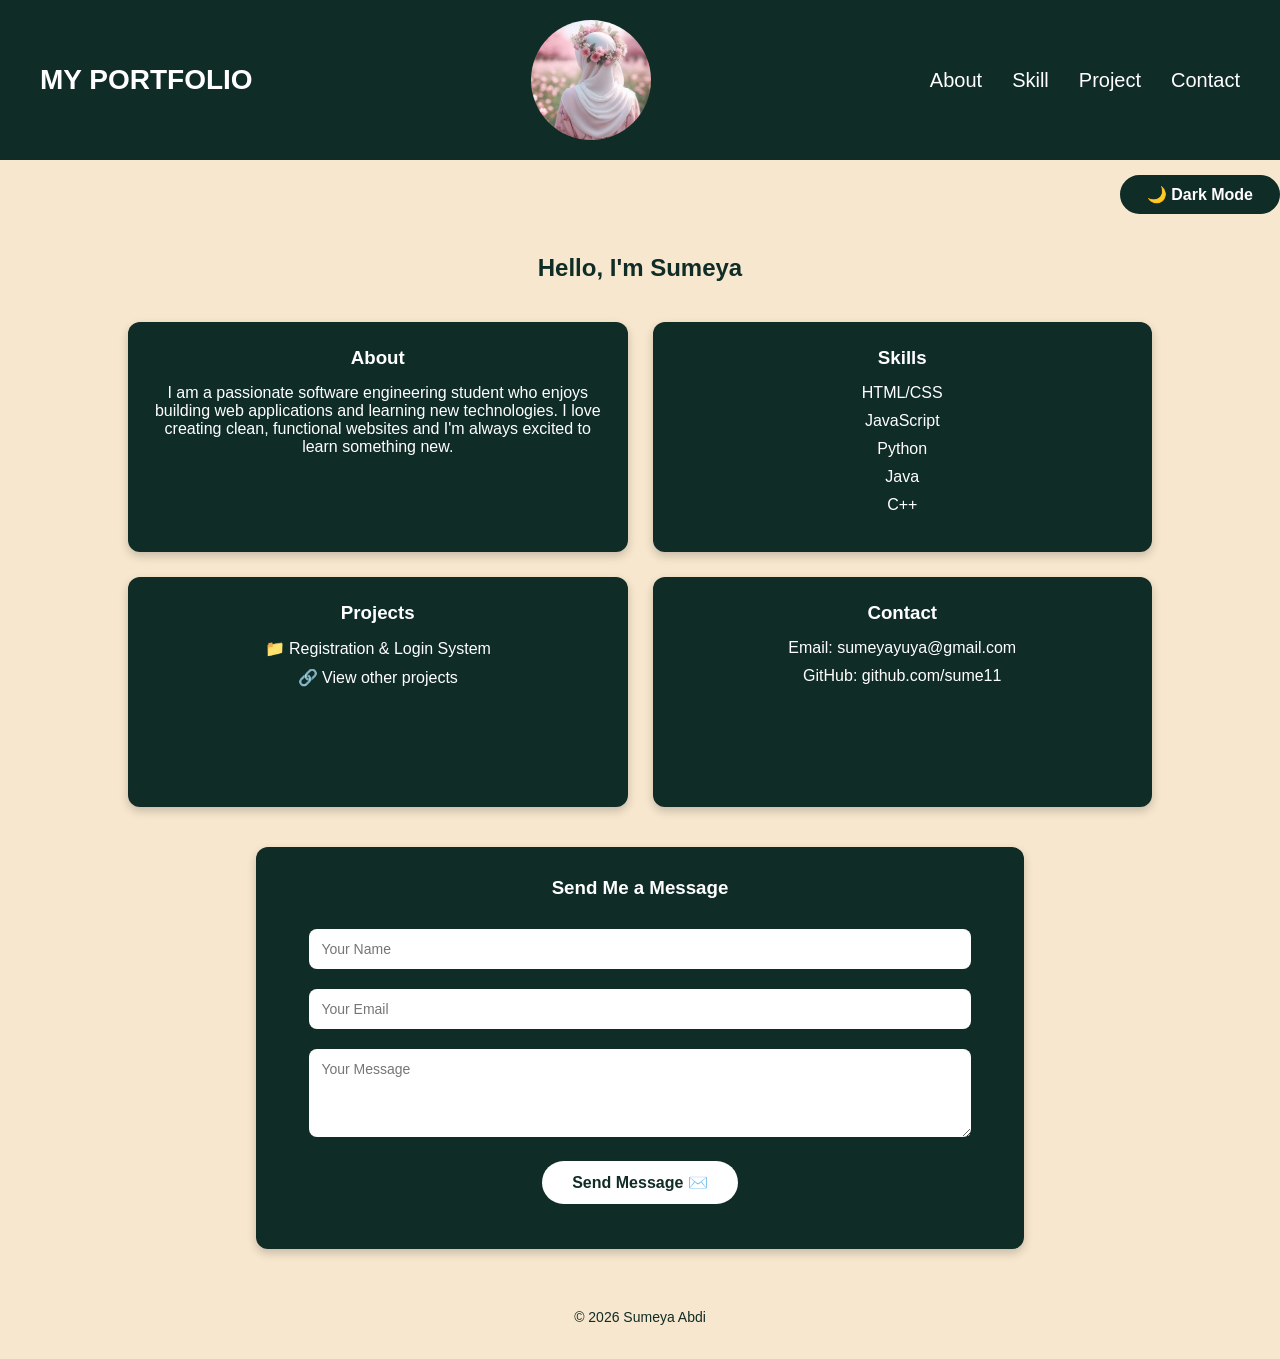
<file: index.html>
<!DOCTYPE html>
<html lang="en">
<head>
  <meta charset="UTF-8">
  <meta name="viewport" content="width=device-width, initial-scale=1.0">
  <title>Sumeya's Portfolio</title>
  <link rel="stylesheet" href="styles.css">
</head>

<body>
  <header class="upper">
    <h1>MY PORTFOLIO</h1>
    <img src="profile.jpg" alt="Sumeya's profile picture" class="prof">
    <nav class="nav">
      <a href="#about">About</a>
      <a href="#skill">Skill</a>
      <a href="#project">Project</a>
      <a href="#contact">Contact</a>
    </nav>
  </header>
  <div class="dark-mode-container">
    <button id="darkModeBtn">🌙 Dark Mode</button>
  </div>
  <h2>Hello, I'm Sumeya</h2>
  <section class="quick-links">
    <div class="box" id="about">
      <h3>About</h3>
      <p>I am a passionate software engineering student who enjoys building web applications and learning new technologies. I love creating clean, functional websites and I'm always excited to learn something new.</p>
    </div>
    <div class="box" id="skill">
      <h3>Skills</h3>
      <p>HTML/CSS</p>
      <p>JavaScript</p>
      <p>Python</p>
      <p>Java</p>
      <p>C++</p>
    </div>
    <div class="box" id="project">
      <h3>Projects</h3>
      <p><a href="https://github.com/sume11/registration-and-login-system">📁 Registration & Login System</a></p>
      <p><a href="https://github.com/sume11">🔗 View other projects</a></p>
    </div>
    <div class="box" id="contact">
      <h3>Contact</h3>
      <p>Email: <a href="mailto:sumeyayuya@gmail.com">sumeyayuya@gmail.com</a></p>
      <p>GitHub: <a href="https://github.com/sume11">github.com/sume11</a></p>
    </div>
  </section>
  <section class="form-section">
    <div class="form-box">
      <h3>Send Me a Message</h3>
      <form id="contactForm">
        <input type="text" id="name" placeholder="Your Name" required>
        <input type="email" id="email" placeholder="Your Email" required>
        <textarea id="message" placeholder="Your Message" rows="4" required></textarea>
        <button type="submit" id="submitBtn">Send Message ✉️</button>
      </form>
      <p id="formStatus"></p>
    </div>
  </section>
  <footer>
    <p>&copy; 2026 Sumeya Abdi</p>
  </footer>
  <script src="script.js"></script>
</body>
</html>
</file>
<file: styles.css>
body {
  background-color: #F7E7CE;
  scroll-behavior: smooth;
  margin: 0;
  font-family: Arial, sans-serif;
  transition: background-color 0.3s, color 0.3s;
}
.upper h1 {
  margin: 0;
  font-size: 28px;
}
h2 {
  text-align: center;
  margin-top: 40px;
  color: #102C26;
}
.prof {
  width: 120px;
  height: 120px;
  border-radius: 50%;
  object-fit: cover;
}
.upper {
  background-color: #102C26;
  color: white;
  display: flex;
  align-items: center;
  justify-content: space-between;
  padding: 20px 40px;
  flex-wrap: wrap;
}
.nav {
  display: flex;
  gap: 30px;
  align-items: center;
}
.nav a {
  text-decoration: none;
  font-size: 20px;
  color: white;
  transition: color 0.2s;
}
.nav a:hover {
  color: black;
}
.dark-mode-container {
  text-align: right;
  margin: 15px 0;
}
#darkModeBtn {
  background: #102C26;
  color: white;
  border: 2px solid #102C26;
  padding: 8px 25px;
  border-radius: 30px;
  cursor: pointer;
  font-size: 16px;
  font-weight: bold;
  transition: all 0.3s;
  
}
#darkModeBtn:hover {
  background: white;
  color: #102C26;
  transform: scale(1.05);
}
.box p {
  text-align: center;
  margin: 10px auto;
  color: white;
}
.quick-links {
  display: grid;
  grid-template-columns: repeat(2, 1fr);
  gap: 25px;
  width: 80%;
  margin: 40px auto;
}
.box {
  background-color: #102C26;
  color: white;
  text-align: left;
  padding: 25px;
  min-height: 180px;
  border-radius: 12px;
  box-shadow: 0 4px 10px rgba(0, 0, 0, 0.2);
  transition: transform 0.3s, background-color 0.3s;
}
.box h3 {
  margin-bottom: 15px;
  margin-top: 0;
  text-align: center;
}
.box a {
  text-decoration: none;
  color: white;
}
.box a:hover {
  text-decoration: underline;
}
.box:hover {
  background-color: black;
  transform: translateY(-5px);
}
footer p {
  color: #102C26;
  text-align: center;
  font-size: 14px;
  padding: 20px;
}
.form-section {
  width: 60%;
  margin: 40px auto;
}
.form-box {
  background-color: #102C26;
  color: white;
  text-align: center;
  padding: 30px;
  border-radius: 12px;
  box-shadow: 0 4px 10px rgba(0, 0, 0, 0.2);
  transition: transform 0.3s;
}
.form-box:hover {
  transform: translateY(-5px);
}
.form-box h3 {
  margin-top: 0;
  margin-bottom: 20px;
}
.form-box input,
.form-box textarea {
  width: 90%;
  padding: 12px;
  margin: 10px 0;
  border-radius: 8px;
  border: none;
  font-size: 14px;
  font-family: Arial, sans-serif;
  background-color: white;
  color: #102C26;
}
.form-box input:focus,
.form-box textarea:focus {
  outline: 2px solid #F7E7CE;
}
#submitBtn {
  background-color: white;
  color: #102C26;
  border: none;
  padding: 12px 30px;
  border-radius: 30px;
  cursor: pointer;
  font-size: 16px;
  font-weight: bold;
  margin-top: 10px;
  transition: all 0.3s;
}
#submitBtn:hover {
  background-color: #F7E7CE;
  transform: scale(1.02);
}
#formStatus {
  margin-top: 15px;
  font-size: 14px;
}
body.dark-mode {
  background-color: #1a1a2e;
}
body.dark-mode h2 {
  color: white;
}
body.dark-mode .box {
  background-color: #16213e;
}
body.dark-mode .form-box {
  background-color: #16213e;
}
body.dark-mode footer p {
  color: white;
}
body.dark-mode #darkModeBtn {
  background: white;
  color: #16213e;
  border-color: #16213e;
}
body.dark-mode #darkModeBtn:hover {
  background: #16213e;
  color: white;
}
body.dark-mode .form-box input,
body.dark-mode .form-box textarea {
  background-color: #0f0f1a;
  color: white;
}
@media (max-width: 768px) {
  .upper {
    flex-direction: column;
    gap: 20px;
    text-align: center;
  }
  .nav {
    flex-direction: column;
    gap: 15px;
  }
  .quick-links {
    grid-template-columns: 1fr;
    width: 90%;
  }
  .box {
    text-align: center;
  }
  .form-section {
    width: 90%;
  }
}
</file>
